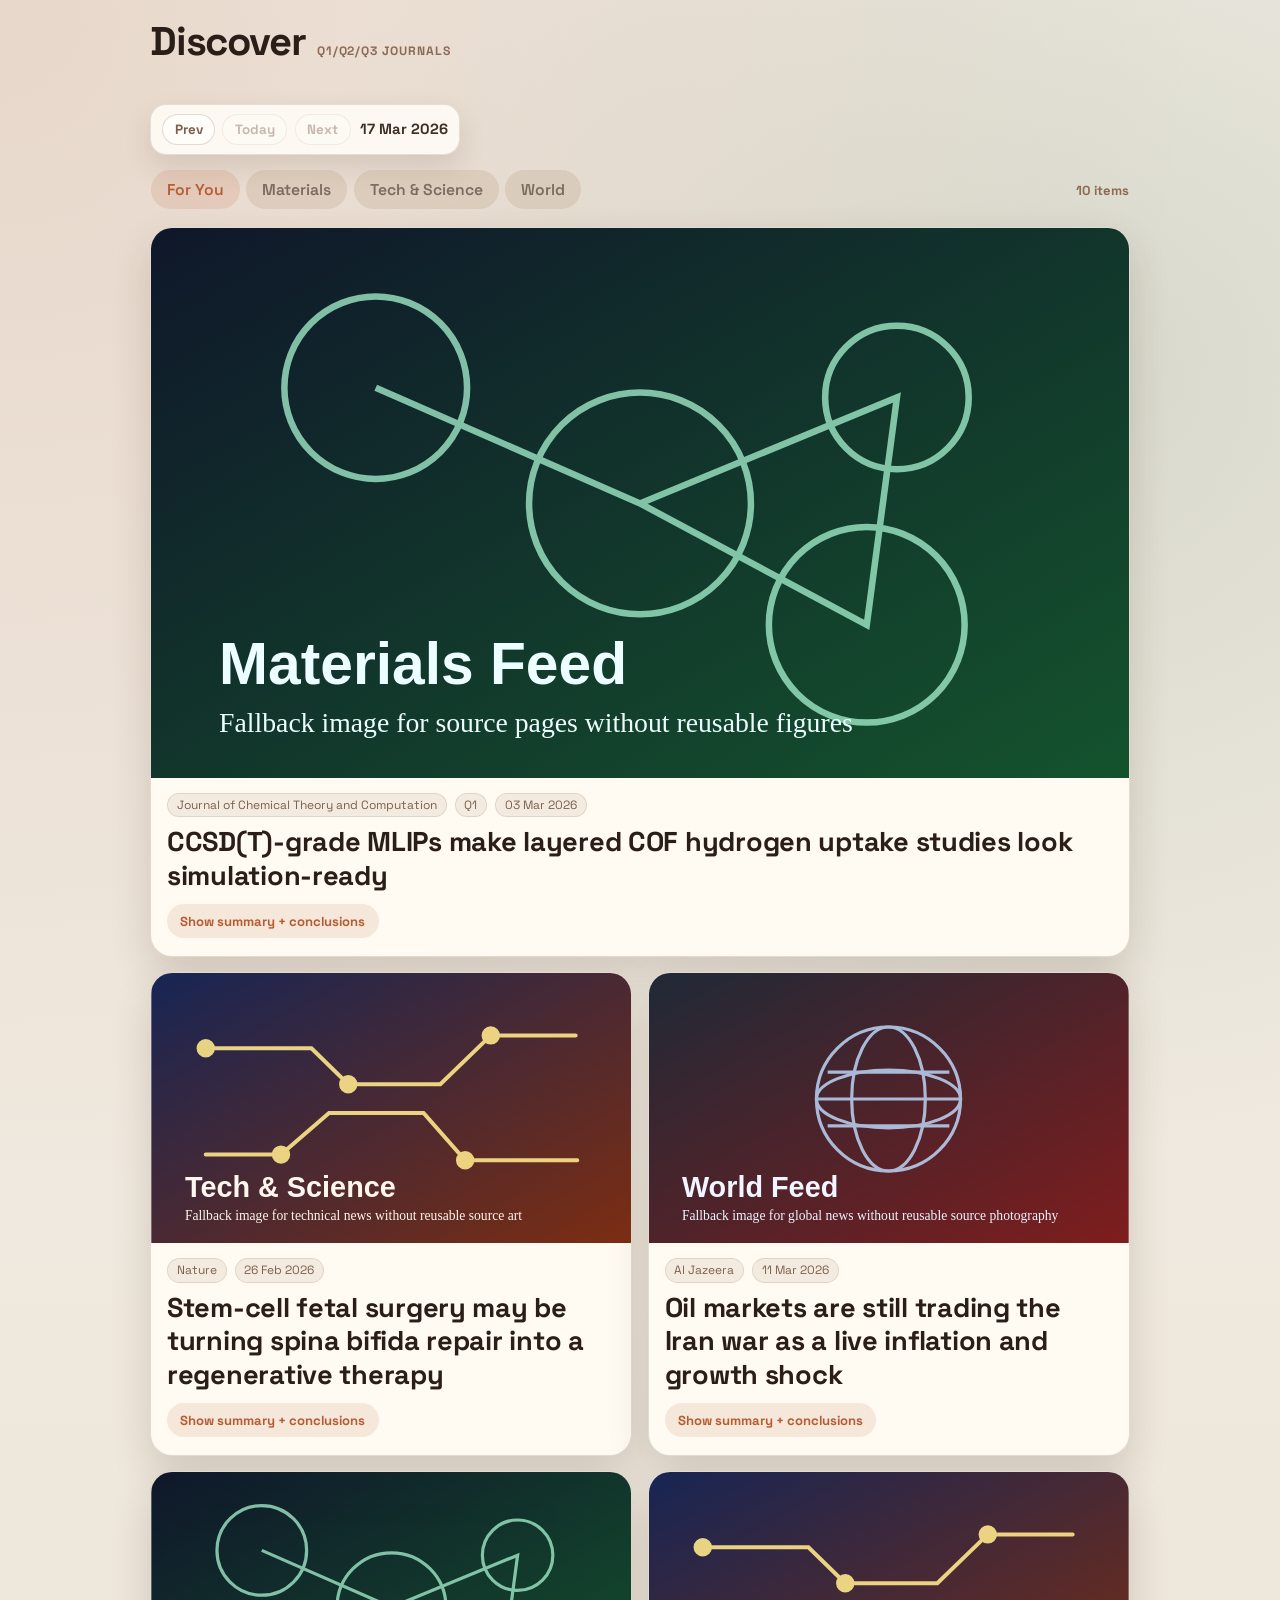
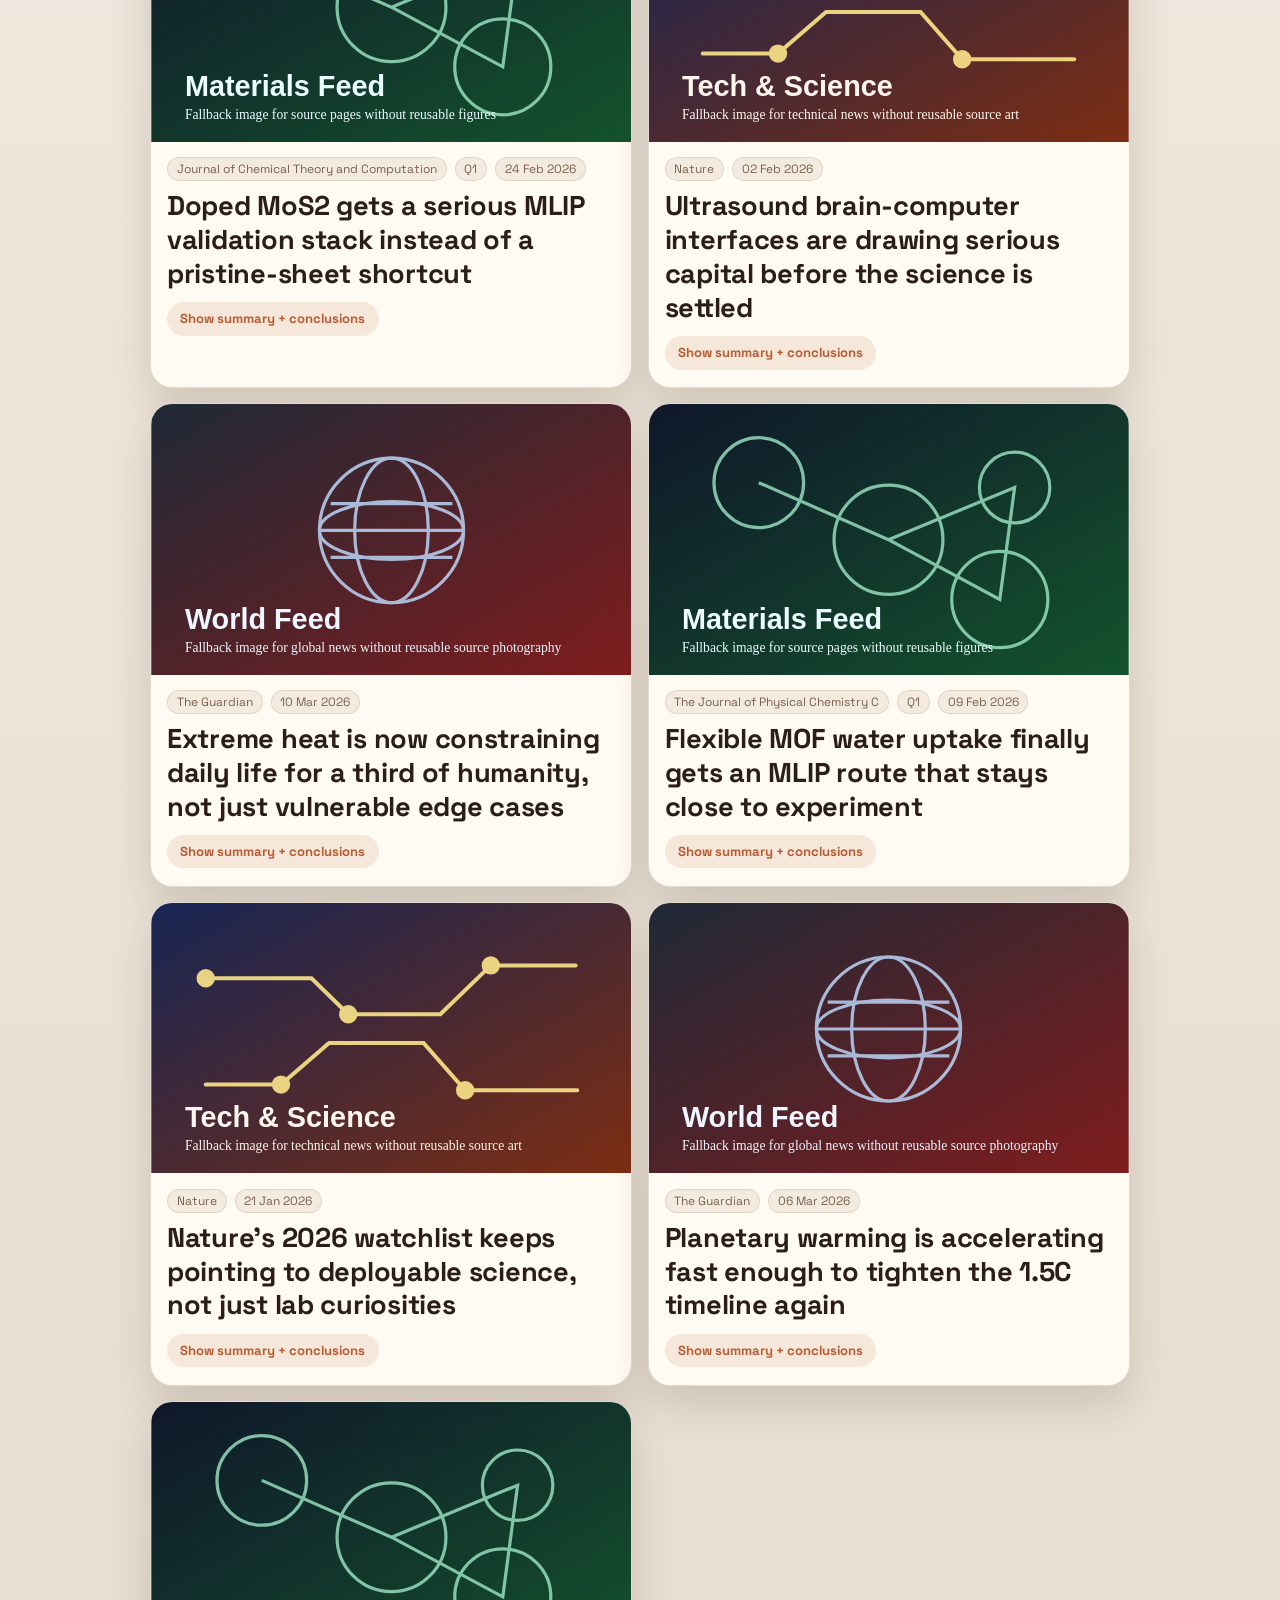
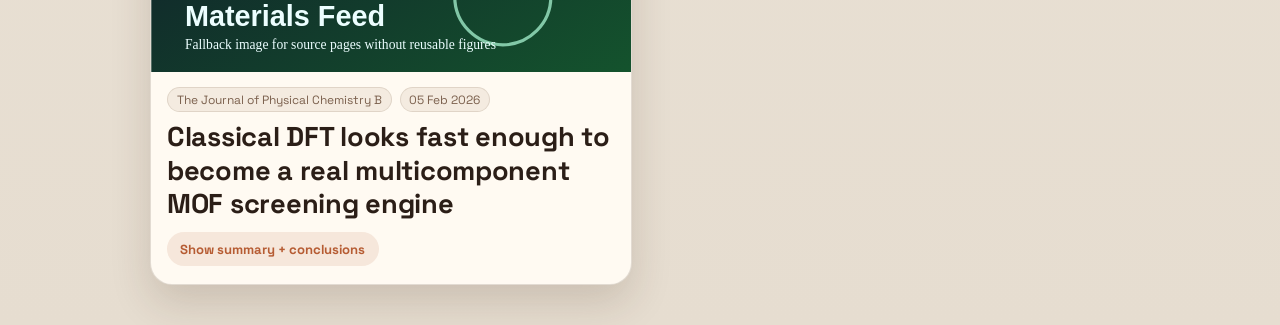
<file: index.html>
<!doctype html>
<html lang="en">
  <head>
    <meta charset="UTF-8" />
    <meta name="viewport" content="width=device-width, initial-scale=1.0" />
    <title>Discover · Research News</title>
    <meta
      name="description"
      content="Discover feed for materials research, tech and science, and world updates."
    />
    <link rel="preconnect" href="https://fonts.googleapis.com" />
    <link rel="preconnect" href="https://fonts.gstatic.com" crossorigin />
    <link
      href="https://fonts.googleapis.com/css2?family=Space+Grotesk:wght@400;500;700&family=Source+Serif+4:opsz,wght@8..60,400;600;700&display=swap"
      rel="stylesheet"
    />
    <link rel="stylesheet" href="assets/styles.css" />
  </head>
  <body data-view="home">
    <div class="discover-shell">
      <header class="discover-header">
        <div class="discover-title-wrap">
          <p class="discover-title">Discover</p>
          <p class="discover-inline-meta">Q1/Q2/Q3 journals</p>
        </div>
      </header>

      <main>
        <section class="quick-stats" id="quick-stats">
          <div class="stat-card stat-card-date">
            <div class="date-nav">
              <button class="date-nav-btn" id="date-prev" type="button">Prev</button>
              <button class="date-nav-btn" id="date-today" type="button">Today</button>
              <button class="date-nav-btn" id="date-next" type="button">Next</button>
              <span class="date-nav-label" id="date-nav-label">--</span>
            </div>
          </div>
        </section>

        <section class="feed-tabs" id="feed-tabs" aria-label="News categories">
          <div class="feed-tab-rail">
            <button class="feed-tab is-active" data-tab="for_you" type="button">For You</button>
            <button class="feed-tab" data-tab="materials" type="button">Materials</button>
            <button class="feed-tab" data-tab="tech_science" type="button">Tech &amp; Science</button>
            <button class="feed-tab" data-tab="world" type="button">World</button>
          </div>
          <p class="feed-count" id="feed-count">0 items</p>
        </section>

        <section class="cards-stream" id="cards-stream"></section>
      </main>
    </div>

    <script src="assets/app.js" defer></script>
  </body>
</html>
</file>
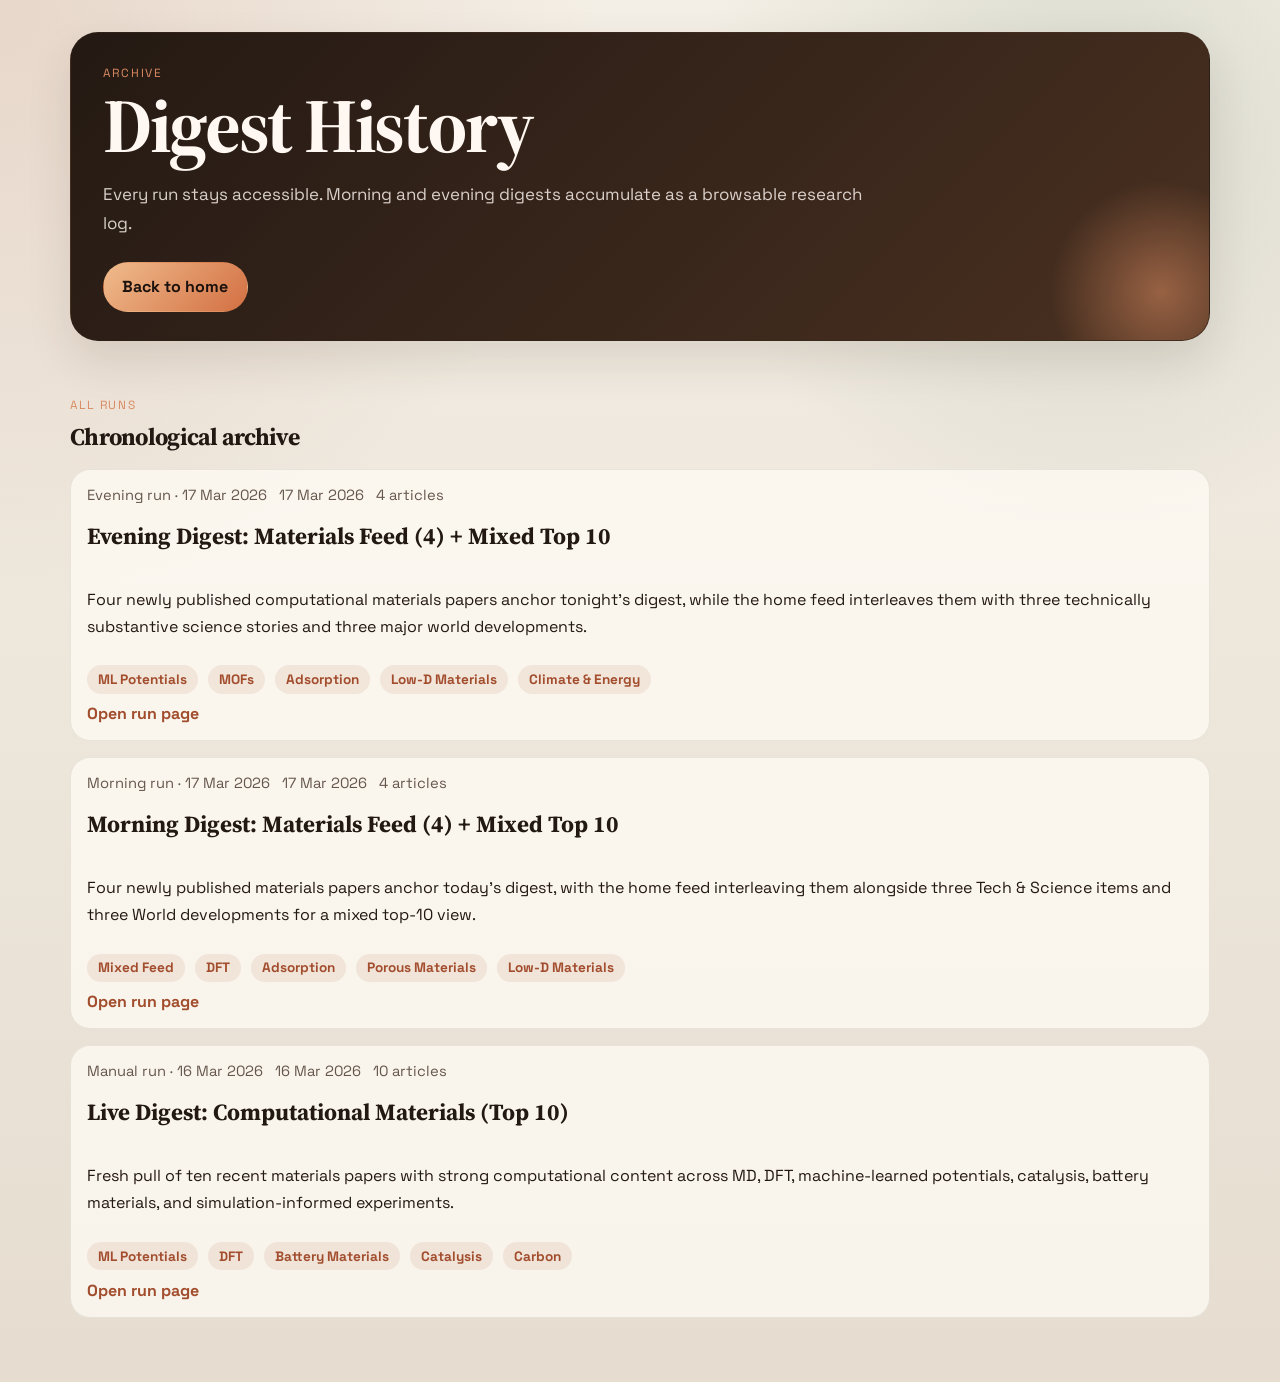
<file: archive/index.html>
<!doctype html>
<html lang="en">
  <head>
    <meta charset="UTF-8" />
    <meta name="viewport" content="width=device-width, initial-scale=1.0" />
    <title>Research News Archive</title>
    <meta
      name="description"
      content="Historical archive of computational materials science research digests."
    />
    <link rel="preconnect" href="https://fonts.googleapis.com" />
    <link rel="preconnect" href="https://fonts.gstatic.com" crossorigin />
    <link
      href="https://fonts.googleapis.com/css2?family=Space+Grotesk:wght@400;500;700&family=Source+Serif+4:opsz,wght@8..60,400;600;700&display=swap"
      rel="stylesheet"
    />
    <link rel="stylesheet" href="../assets/styles.css" />
  </head>
  <body data-view="archive">
    <div class="page-shell">
      <header class="hero hero-compact">
        <p class="eyebrow">Archive</p>
        <h1>Digest History</h1>
        <p class="hero-copy">
          Every run stays accessible. Morning and evening digests accumulate as
          a browsable research log.
        </p>
        <div class="hero-actions">
          <a class="button button-solid" href="../">Back to home</a>
        </div>
      </header>

      <main>
        <section class="section-heading">
          <div>
            <p class="eyebrow">All Runs</p>
            <h2>Chronological archive</h2>
          </div>
        </section>

        <section class="archive-list" id="archive-list"></section>
      </main>
    </div>

    <script src="../assets/app.js" defer></script>
  </body>
  </html>
</file>
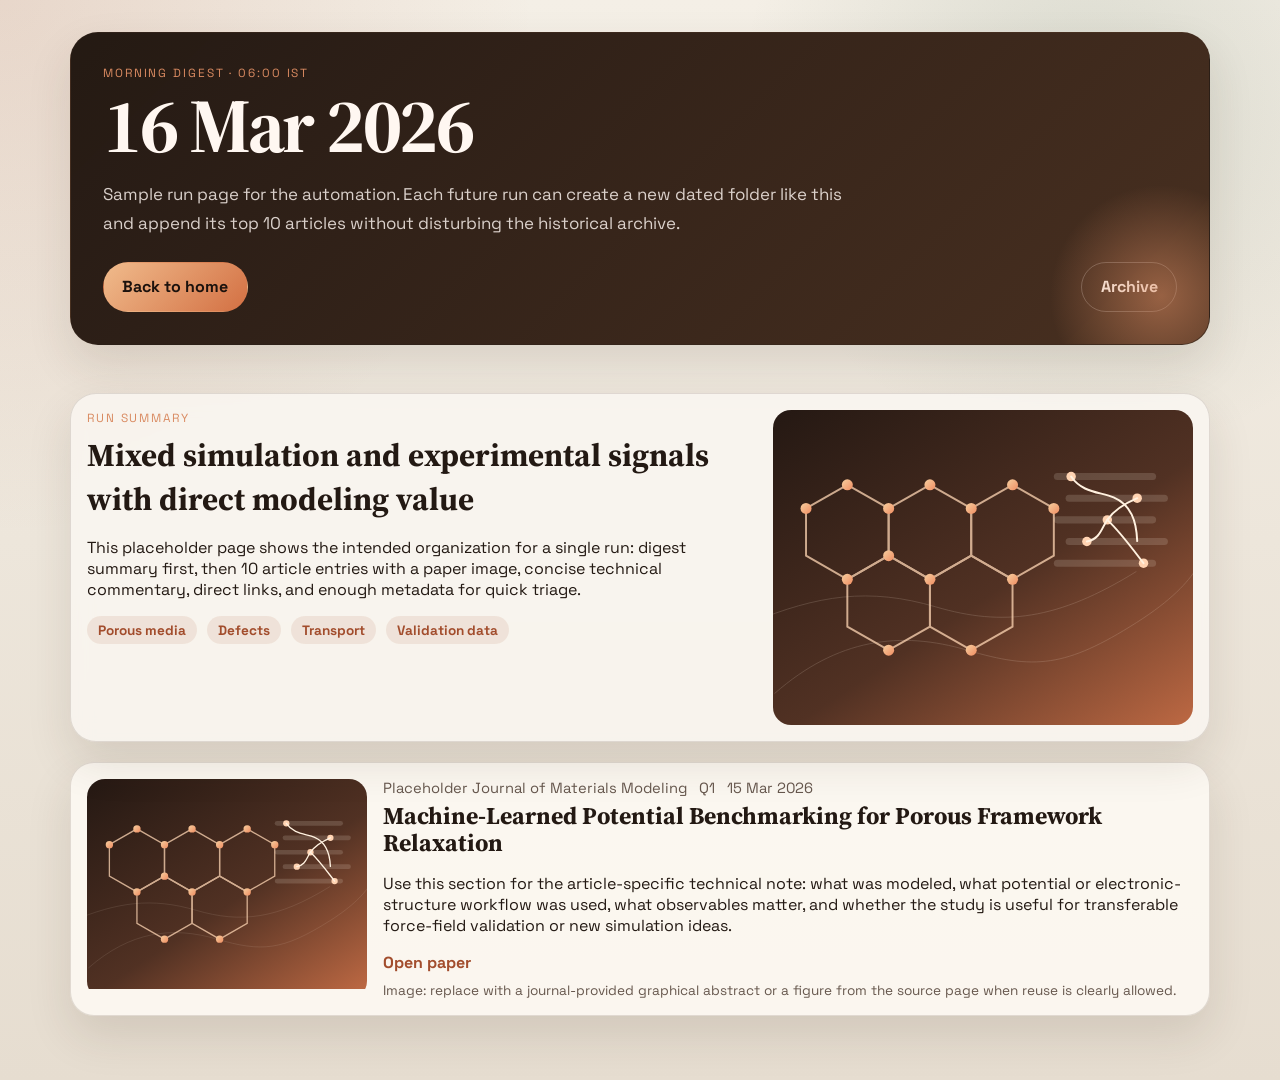
<file: runs/2026-03-16-am/index.html>
<!doctype html>
<html lang="en">
  <head>
    <meta charset="UTF-8" />
    <meta name="viewport" content="width=device-width, initial-scale=1.0" />
    <title>Morning Digest · 16 Mar 2026</title>
    <link rel="preconnect" href="https://fonts.googleapis.com" />
    <link rel="preconnect" href="https://fonts.gstatic.com" crossorigin />
    <link
      href="https://fonts.googleapis.com/css2?family=Space+Grotesk:wght@400;500;700&family=Source+Serif+4:opsz,wght@8..60,400;600;700&display=swap"
      rel="stylesheet"
    />
    <link rel="stylesheet" href="../../assets/styles.css" />
  </head>
  <body>
    <div class="run-page">
      <header class="hero">
        <p class="eyebrow">Morning Digest · 06:00 IST</p>
        <h1>16 Mar 2026</h1>
        <p class="hero-copy">
          Sample run page for the automation. Each future run can create a new
          dated folder like this and append its top 10 articles without
          disturbing the historical archive.
        </p>
        <div class="hero-actions">
          <a class="button button-solid" href="../../">Back to home</a>
          <a class="button button-ghost" href="../../archive/">Archive</a>
        </div>
      </header>

      <main>
        <section class="panel run-intro" style="padding: 1rem; margin-top: 1.5rem;">
          <div>
            <p class="panel-label">Run Summary</p>
            <h2 style="margin: 0; font-family: 'Source Serif 4', serif; font-size: 2rem;">
              Mixed simulation and experimental signals with direct modeling value
            </h2>
            <p>
              This placeholder page shows the intended organization for a single
              run: digest summary first, then 10 article entries with a paper
              image, concise technical commentary, direct links, and enough
              metadata for quick triage.
            </p>
            <div class="tag-row">
              <span class="tag">Porous media</span>
              <span class="tag">Defects</span>
              <span class="tag">Transport</span>
              <span class="tag">Validation data</span>
            </div>
          </div>
          <div class="run-article-image">
            <img
              src="../../assets/images/sample-framework.svg"
              alt="Abstract porous framework placeholder artwork"
            />
          </div>
        </section>

        <section class="run-article-list">
          <article class="run-article">
            <div class="run-article-image">
              <img
                src="../../assets/images/sample-framework.svg"
                alt="Placeholder graphic representing a paper image"
              />
            </div>
            <div>
              <div class="run-meta">
                <span>Placeholder Journal of Materials Modeling</span>
                <span>Q1</span>
                <span>15 Mar 2026</span>
              </div>
              <h2>Machine-Learned Potential Benchmarking for Porous Framework Relaxation</h2>
              <p>
                Use this section for the article-specific technical note: what
                was modeled, what potential or electronic-structure workflow was
                used, what observables matter, and whether the study is useful
                for transferable force-field validation or new simulation ideas.
              </p>
              <a class="citation-link" href="https://example.com/article-1" target="_blank" rel="noreferrer">
                Open paper
              </a>
              <p class="image-credit">
                Image: replace with a journal-provided graphical abstract or a
                figure from the source page when reuse is clearly allowed.
              </p>
            </div>
          </article>
        </section>
      </main>
    </div>
  </body>
  </html>
</file>
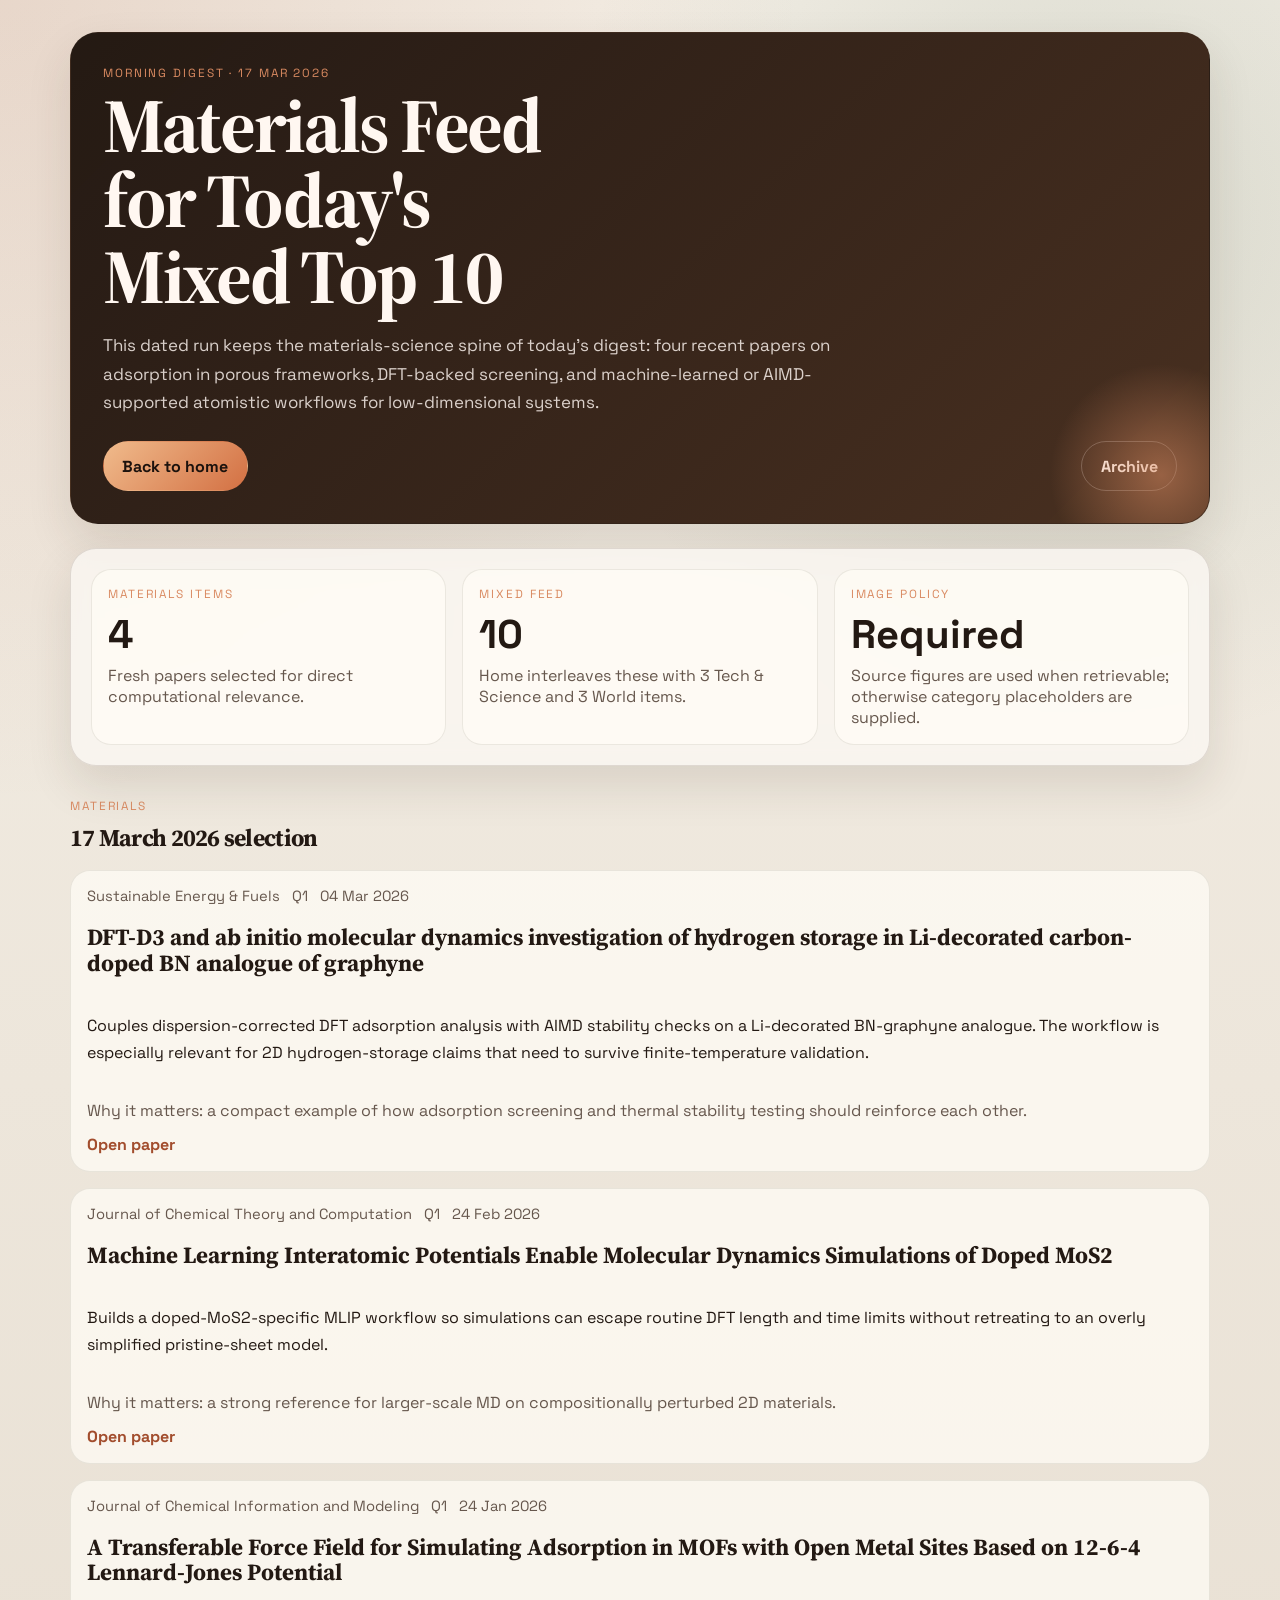
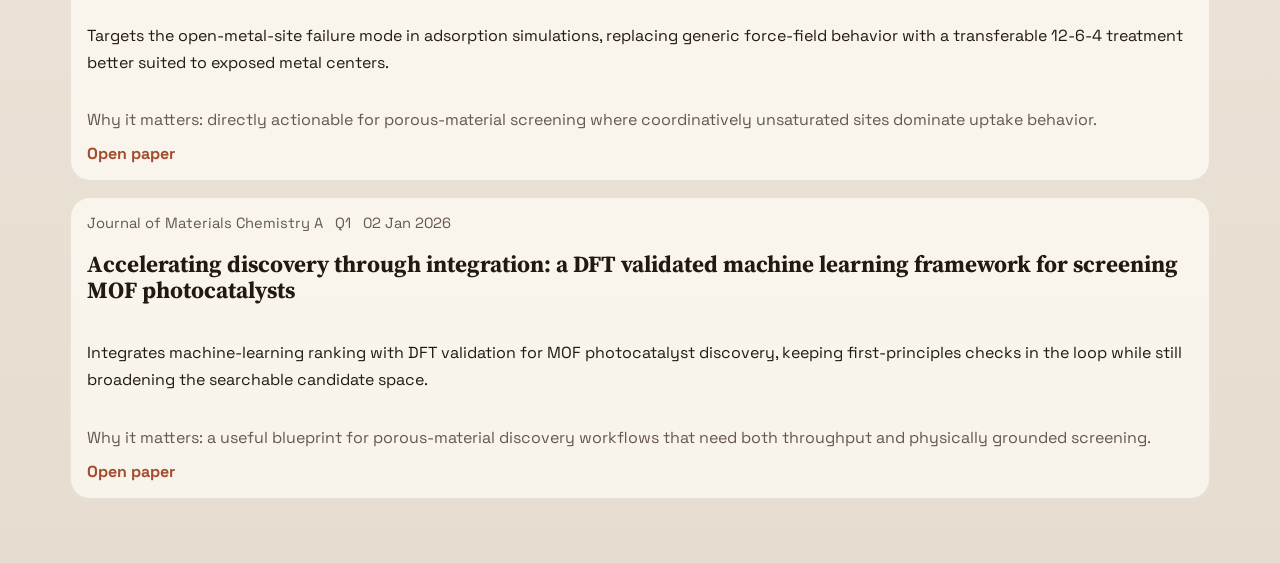
<file: runs/2026-03-17-am/index.html>
<!doctype html>
<html lang="en">
  <head>
    <meta charset="UTF-8" />
    <meta name="viewport" content="width=device-width, initial-scale=1.0" />
    <title>Morning Digest · 17 Mar 2026</title>
    <link rel="preconnect" href="https://fonts.googleapis.com" />
    <link rel="preconnect" href="https://fonts.gstatic.com" crossorigin />
    <link
      href="https://fonts.googleapis.com/css2?family=Space+Grotesk:wght@400;500;700&family=Source+Serif+4:opsz,wght@8..60,400;600;700&display=swap"
      rel="stylesheet"
    />
    <link rel="stylesheet" href="../../assets/styles.css" />
  </head>
  <body>
    <div class="page-shell">
      <header class="hero">
        <p class="eyebrow">Morning Digest · 17 Mar 2026</p>
        <h1>Materials Feed for Today's Mixed Top 10</h1>
        <p class="hero-copy">
          This dated run keeps the materials-science spine of today's digest:
          four recent papers on adsorption in porous frameworks, DFT-backed
          screening, and machine-learned or AIMD-supported atomistic workflows
          for low-dimensional systems.
        </p>
        <div class="hero-actions">
          <a class="button button-solid" href="../../">Back to home</a>
          <a class="button button-ghost" href="../../archive/">Archive</a>
        </div>
      </header>

      <main>
        <section class="panel summary-grid">
          <div>
            <p class="panel-label">Materials Items</p>
            <p class="metric">4</p>
            <p class="metric-copy">Fresh papers selected for direct computational relevance.</p>
          </div>
          <div>
            <p class="panel-label">Mixed Feed</p>
            <p class="metric">10</p>
            <p class="metric-copy">Home interleaves these with 3 Tech &amp; Science and 3 World items.</p>
          </div>
          <div>
            <p class="panel-label">Image Policy</p>
            <p class="metric">Required</p>
            <p class="metric-copy">Source figures are used when retrievable; otherwise category placeholders are supplied.</p>
          </div>
        </section>

        <section class="section-heading">
          <div>
            <p class="eyebrow">Materials</p>
            <h2>17 March 2026 selection</h2>
          </div>
        </section>

        <section class="archive-list">
          <article class="archive-item">
            <div class="archive-meta">
              <span>Sustainable Energy &amp; Fuels</span>
              <span>Q1</span>
              <span>04 Mar 2026</span>
            </div>
            <h3>DFT-D3 and ab initio molecular dynamics investigation of hydrogen storage in Li-decorated carbon-doped BN analogue of graphyne</h3>
            <p>
              Couples dispersion-corrected DFT adsorption analysis with AIMD
              stability checks on a Li-decorated BN-graphyne analogue. The
              workflow is especially relevant for 2D hydrogen-storage claims
              that need to survive finite-temperature validation.
            </p>
            <p class="metric-copy">
              Why it matters: a compact example of how adsorption screening and
              thermal stability testing should reinforce each other.
            </p>
            <a class="text-link" href="https://pubs.rsc.org/en/content/articlelanding/2026/se/d6se00026f" target="_blank" rel="noreferrer">Open paper</a>
          </article>

          <article class="archive-item">
            <div class="archive-meta">
              <span>Journal of Chemical Theory and Computation</span>
              <span>Q1</span>
              <span>24 Feb 2026</span>
            </div>
            <h3>Machine Learning Interatomic Potentials Enable Molecular Dynamics Simulations of Doped MoS2</h3>
            <p>
              Builds a doped-MoS2-specific MLIP workflow so simulations can
              escape routine DFT length and time limits without retreating to an
              overly simplified pristine-sheet model.
            </p>
            <p class="metric-copy">
              Why it matters: a strong reference for larger-scale MD on
              compositionally perturbed 2D materials.
            </p>
            <a class="text-link" href="https://pubs.acs.org/doi/10.1021/acs.jctc.5c02004" target="_blank" rel="noreferrer">Open paper</a>
          </article>

          <article class="archive-item">
            <div class="archive-meta">
              <span>Journal of Chemical Information and Modeling</span>
              <span>Q1</span>
              <span>24 Jan 2026</span>
            </div>
            <h3>A Transferable Force Field for Simulating Adsorption in MOFs with Open Metal Sites Based on 12-6-4 Lennard-Jones Potential</h3>
            <p>
              Targets the open-metal-site failure mode in adsorption
              simulations, replacing generic force-field behavior with a
              transferable 12-6-4 treatment better suited to exposed metal
              centers.
            </p>
            <p class="metric-copy">
              Why it matters: directly actionable for porous-material screening
              where coordinatively unsaturated sites dominate uptake behavior.
            </p>
            <a class="text-link" href="https://pubs.acs.org/doi/10.1021/acs.jcim.5c02893" target="_blank" rel="noreferrer">Open paper</a>
          </article>

          <article class="archive-item">
            <div class="archive-meta">
              <span>Journal of Materials Chemistry A</span>
              <span>Q1</span>
              <span>02 Jan 2026</span>
            </div>
            <h3>Accelerating discovery through integration: a DFT validated machine learning framework for screening MOF photocatalysts</h3>
            <p>
              Integrates machine-learning ranking with DFT validation for MOF
              photocatalyst discovery, keeping first-principles checks in the
              loop while still broadening the searchable candidate space.
            </p>
            <p class="metric-copy">
              Why it matters: a useful blueprint for porous-material discovery
              workflows that need both throughput and physically grounded
              screening.
            </p>
            <a class="text-link" href="https://pubs.rsc.org/en/content/articlelanding/2026/ta/d5ta08107f" target="_blank" rel="noreferrer">Open paper</a>
          </article>
        </section>
      </main>
    </div>
  </body>
</html>
</file>
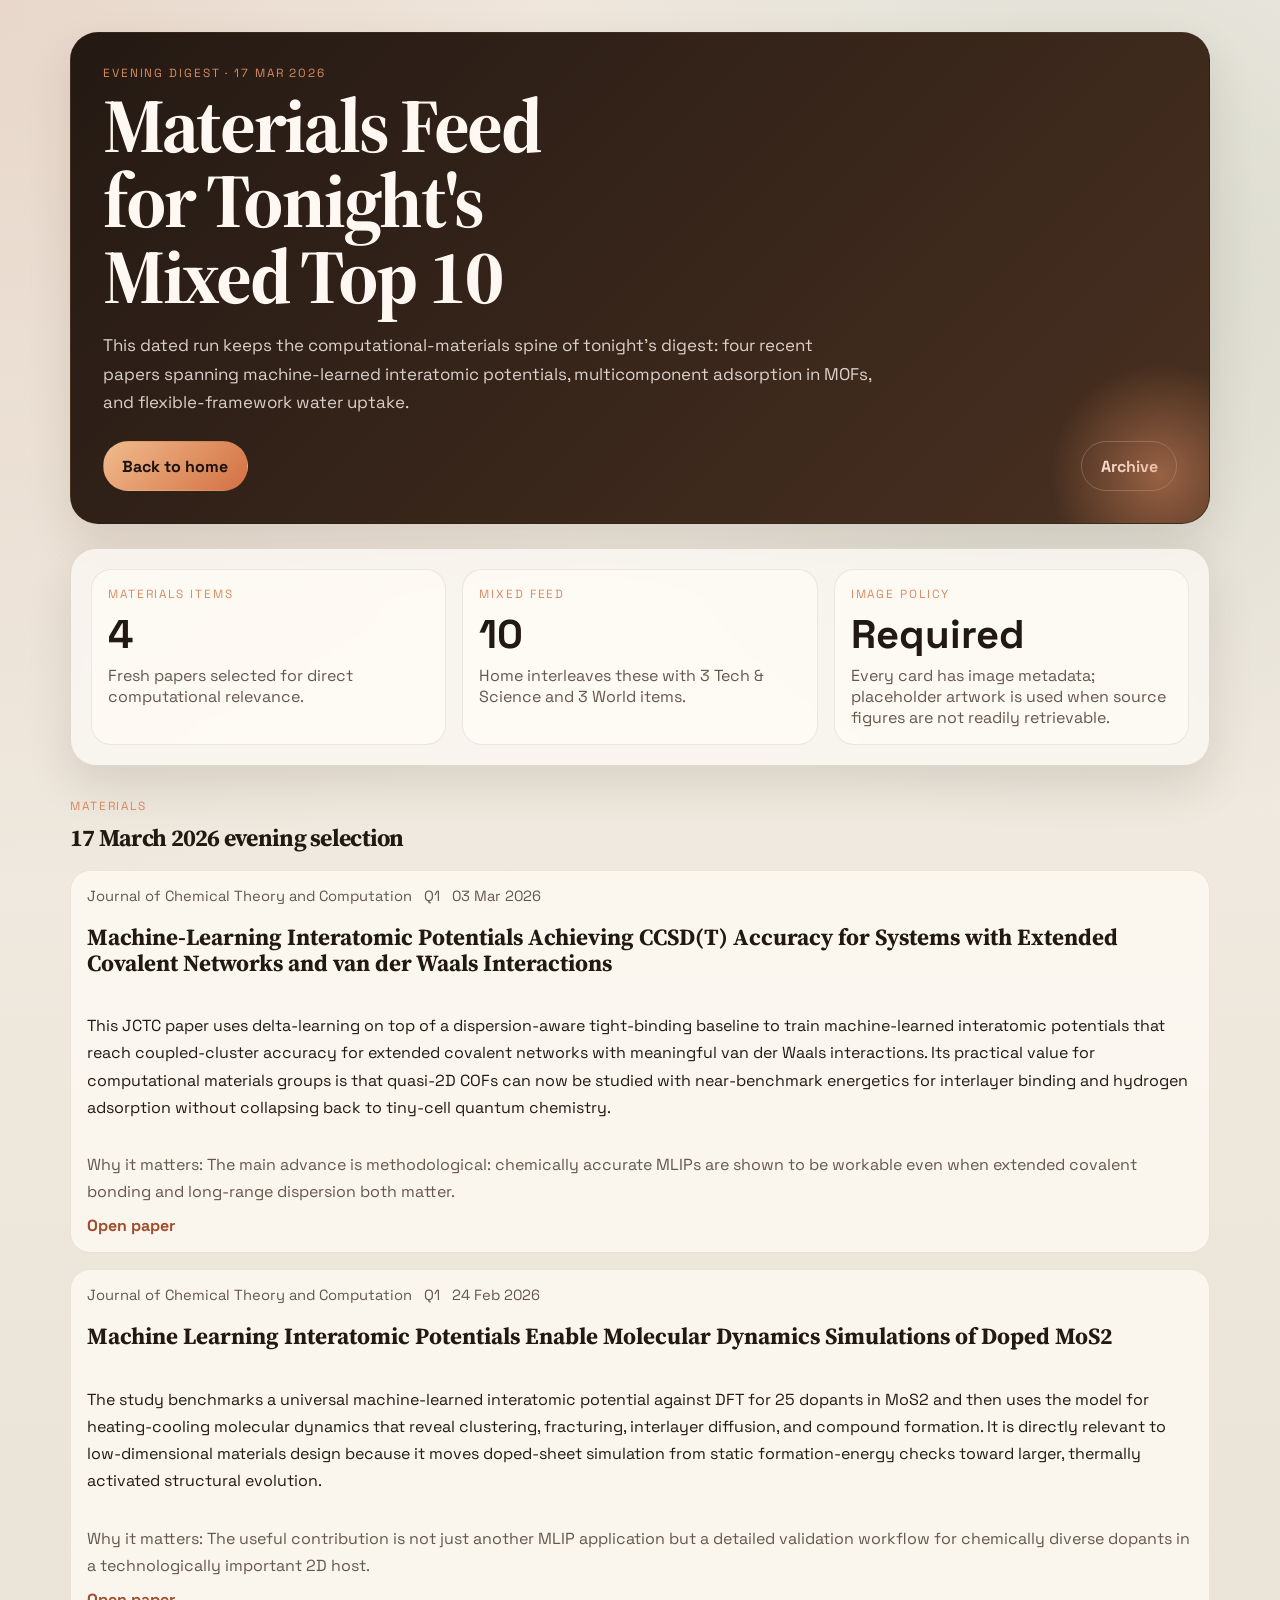
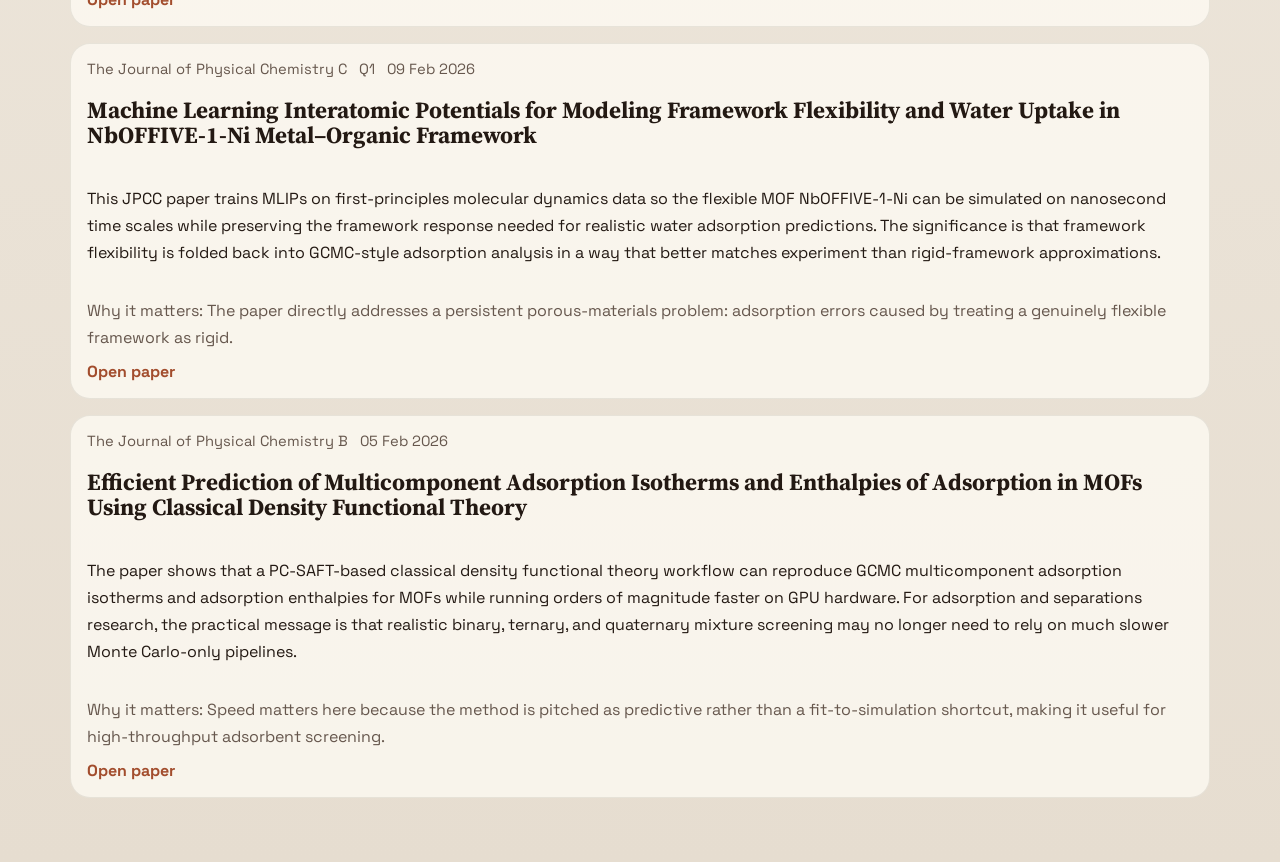
<file: runs/2026-03-17-pm/index.html>
<!doctype html>
<html lang="en">
  <head>
    <meta charset="UTF-8" />
    <meta name="viewport" content="width=device-width, initial-scale=1.0" />
    <title>Evening Digest · 17 Mar 2026</title>
    <link rel="preconnect" href="https://fonts.googleapis.com" />
    <link rel="preconnect" href="https://fonts.gstatic.com" crossorigin />
    <link
      href="https://fonts.googleapis.com/css2?family=Space+Grotesk:wght@400;500;700&family=Source+Serif+4:opsz,wght@8..60,400;600;700&display=swap"
      rel="stylesheet"
    />
    <link rel="stylesheet" href="../../assets/styles.css" />
  </head>
  <body>
    <div class="page-shell">
      <header class="hero">
        <p class="eyebrow">Evening Digest · 17 Mar 2026</p>
        <h1>Materials Feed for Tonight's Mixed Top 10</h1>
        <p class="hero-copy">
          This dated run keeps the computational-materials spine of tonight's digest:
          four recent papers spanning machine-learned interatomic potentials,
          multicomponent adsorption in MOFs, and flexible-framework water uptake.
        </p>
        <div class="hero-actions">
          <a class="button button-solid" href="../../">Back to home</a>
          <a class="button button-ghost" href="../../archive/">Archive</a>
        </div>
      </header>

      <main>
        <section class="panel summary-grid">
          <div>
            <p class="panel-label">Materials Items</p>
            <p class="metric">4</p>
            <p class="metric-copy">Fresh papers selected for direct computational relevance.</p>
          </div>
          <div>
            <p class="panel-label">Mixed Feed</p>
            <p class="metric">10</p>
            <p class="metric-copy">Home interleaves these with 3 Tech &amp; Science and 3 World items.</p>
          </div>
          <div>
            <p class="panel-label">Image Policy</p>
            <p class="metric">Required</p>
            <p class="metric-copy">Every card has image metadata; placeholder artwork is used when source figures are not readily retrievable.</p>
          </div>
        </section>

        <section class="section-heading">
          <div>
            <p class="eyebrow">Materials</p>
            <h2>17 March 2026 evening selection</h2>
          </div>
        </section>

        <section class="archive-list">
          <article class="archive-item">
            <div class="archive-meta">
              <span>Journal of Chemical Theory and Computation</span>
              <span>Q1</span>
              <span>03 Mar 2026</span>
            </div>
            <h3>Machine-Learning Interatomic Potentials Achieving CCSD(T) Accuracy for Systems with Extended Covalent Networks and van der Waals Interactions</h3>
            <p>
              This JCTC paper uses delta-learning on top of a dispersion-aware tight-binding baseline to train machine-learned interatomic potentials that reach coupled-cluster accuracy for extended covalent networks with meaningful van der Waals interactions. Its practical value for computational materials groups is that quasi-2D COFs can now be studied with near-benchmark energetics for interlayer binding and hydrogen adsorption without collapsing back to tiny-cell quantum chemistry.
            </p>
            <p class="metric-copy">
              Why it matters: The main advance is methodological: chemically accurate MLIPs are shown to be workable even when extended covalent bonding and long-range dispersion both matter.
            </p>
            <a class="text-link" href="https://pubs.acs.org/doi/full/10.1021/acs.jctc.5c02045" target="_blank" rel="noreferrer">Open paper</a>
          </article>

          <article class="archive-item">
            <div class="archive-meta">
              <span>Journal of Chemical Theory and Computation</span>
              <span>Q1</span>
              <span>24 Feb 2026</span>
            </div>
            <h3>Machine Learning Interatomic Potentials Enable Molecular Dynamics Simulations of Doped MoS2</h3>
            <p>
              The study benchmarks a universal machine-learned interatomic potential against DFT for 25 dopants in MoS2 and then uses the model for heating-cooling molecular dynamics that reveal clustering, fracturing, interlayer diffusion, and compound formation. It is directly relevant to low-dimensional materials design because it moves doped-sheet simulation from static formation-energy checks toward larger, thermally activated structural evolution.
            </p>
            <p class="metric-copy">
              Why it matters: The useful contribution is not just another MLIP application but a detailed validation workflow for chemically diverse dopants in a technologically important 2D host.
            </p>
            <a class="text-link" href="https://pubs.acs.org/doi/full/10.1021/acs.jctc.5c02004" target="_blank" rel="noreferrer">Open paper</a>
          </article>

          <article class="archive-item">
            <div class="archive-meta">
              <span>The Journal of Physical Chemistry C</span>
              <span>Q1</span>
              <span>09 Feb 2026</span>
            </div>
            <h3>Machine Learning Interatomic Potentials for Modeling Framework Flexibility and Water Uptake in NbOFFIVE-1-Ni Metal–Organic Framework</h3>
            <p>
              This JPCC paper trains MLIPs on first-principles molecular dynamics data so the flexible MOF NbOFFIVE-1-Ni can be simulated on nanosecond time scales while preserving the framework response needed for realistic water adsorption predictions. The significance is that framework flexibility is folded back into GCMC-style adsorption analysis in a way that better matches experiment than rigid-framework approximations.
            </p>
            <p class="metric-copy">
              Why it matters: The paper directly addresses a persistent porous-materials problem: adsorption errors caused by treating a genuinely flexible framework as rigid.
            </p>
            <a class="text-link" href="https://pubs.acs.org/doi/10.1021/acs.jpcc.6c00023" target="_blank" rel="noreferrer">Open paper</a>
          </article>

          <article class="archive-item">
            <div class="archive-meta">
              <span>The Journal of Physical Chemistry B</span>
              
              <span>05 Feb 2026</span>
            </div>
            <h3>Efficient Prediction of Multicomponent Adsorption Isotherms and Enthalpies of Adsorption in MOFs Using Classical Density Functional Theory</h3>
            <p>
              The paper shows that a PC-SAFT-based classical density functional theory workflow can reproduce GCMC multicomponent adsorption isotherms and adsorption enthalpies for MOFs while running orders of magnitude faster on GPU hardware. For adsorption and separations research, the practical message is that realistic binary, ternary, and quaternary mixture screening may no longer need to rely on much slower Monte Carlo-only pipelines.
            </p>
            <p class="metric-copy">
              Why it matters: Speed matters here because the method is pitched as predictive rather than a fit-to-simulation shortcut, making it useful for high-throughput adsorbent screening.
            </p>
            <a class="text-link" href="https://pubs.acs.org/doi/10.1021/acs.jpcb.5c08035" target="_blank" rel="noreferrer">Open paper</a>
          </article>
        </section>
      </main>
    </div>
  </body>
</html>
</file>
<file: assets/styles.css>
:root {
  --bg: #f4efe6;
  --bg-alt: #e6ddd0;
  --panel: rgba(250, 247, 242, 0.82);
  --panel-strong: #f8f3ec;
  --line: rgba(74, 58, 45, 0.15);
  --text: #231913;
  --muted: #66574d;
  --accent: #a24d2d;
  --accent-soft: #d98a61;
  --shadow: 0 20px 45px rgba(60, 38, 21, 0.12);
}

* {
  box-sizing: border-box;
}

html {
  scroll-behavior: smooth;
}

body {
  margin: 0;
  min-height: 100vh;
  color: var(--text);
  background:
    radial-gradient(circle at top left, rgba(162, 77, 45, 0.15), transparent 32%),
    radial-gradient(circle at 85% 10%, rgba(94, 122, 98, 0.18), transparent 24%),
    linear-gradient(180deg, var(--bg), var(--bg-alt));
  font-family: "Space Grotesk", sans-serif;
}

a {
  color: inherit;
}

.page-shell {
  width: min(1140px, calc(100% - 2rem));
  margin: 0 auto;
  padding: 2rem 0 4rem;
}

.hero {
  position: relative;
  overflow: hidden;
  padding: 2rem;
  border: 1px solid var(--line);
  border-radius: 28px;
  background:
    linear-gradient(135deg, rgba(35, 25, 19, 0.94), rgba(76, 50, 33, 0.92)),
    #2d2119;
  color: #fff7f1;
  box-shadow: var(--shadow);
}

.hero::after {
  content: "";
  position: absolute;
  inset: auto -4rem -4rem auto;
  width: 14rem;
  aspect-ratio: 1;
  border-radius: 50%;
  background: radial-gradient(circle, rgba(217, 138, 97, 0.55), transparent 70%);
}

.hero-compact {
  padding-bottom: 1.75rem;
}

.eyebrow,
.panel-label {
  margin: 0 0 0.5rem;
  text-transform: uppercase;
  letter-spacing: 0.16em;
  font-size: 0.74rem;
  color: var(--accent-soft);
}

.hero h1,
.section-heading h2 {
  margin: 0;
  font-family: "Source Serif 4", serif;
  letter-spacing: -0.03em;
}

.hero h1 {
  font-size: clamp(2.5rem, 7vw, 4.8rem);
  max-width: 12ch;
  line-height: 0.98;
}

.hero-copy {
  max-width: 48rem;
  font-size: 1.06rem;
  line-height: 1.7;
  color: rgba(255, 247, 241, 0.82);
}

.hero-actions,
.section-heading {
  display: flex;
  gap: 1rem;
  align-items: end;
  justify-content: space-between;
  flex-wrap: wrap;
}

.hero-actions {
  margin-top: 1.5rem;
}

.button,
.text-link {
  display: inline-flex;
  align-items: center;
  gap: 0.5rem;
  text-decoration: none;
}

.button {
  padding: 0.85rem 1.15rem;
  border-radius: 999px;
  border: 1px solid transparent;
  font-weight: 700;
}

.button-solid {
  background: linear-gradient(135deg, #f0bb8c, #d37043);
  color: #1c120d;
}

.button-ghost {
  border-color: rgba(255, 247, 241, 0.24);
  color: #fff7f1;
}

.text-link {
  color: var(--accent);
  font-weight: 700;
}

main {
  padding-top: 1.5rem;
}

.panel {
  border: 1px solid var(--line);
  border-radius: 26px;
  background: var(--panel);
  box-shadow: var(--shadow);
  backdrop-filter: blur(10px);
}

.summary-grid {
  display: grid;
  grid-template-columns: repeat(3, minmax(0, 1fr));
  gap: 1rem;
  padding: 1.25rem;
}

.summary-grid > div,
.run-highlight,
.archive-item {
  padding: 1rem;
  border-radius: 20px;
  background: rgba(255, 252, 246, 0.72);
  border: 1px solid rgba(74, 58, 45, 0.1);
}

.metric {
  margin: 0;
  font-size: clamp(1.4rem, 4vw, 2.5rem);
  font-weight: 700;
}

.metric-copy {
  margin: 0.3rem 0 0;
  color: var(--muted);
}

.section-heading {
  margin: 2rem 0 1rem;
}

.cards-grid {
  display: grid;
  grid-template-columns: repeat(2, minmax(0, 1fr));
  gap: 1rem;
}

.article-card {
  overflow: hidden;
  border: 1px solid var(--line);
  border-radius: 24px;
  background: var(--panel-strong);
  box-shadow: var(--shadow);
}

.article-card img,
.run-hero-image {
  width: 100%;
  display: block;
  object-fit: cover;
}

.article-card img {
  aspect-ratio: 16 / 9;
}

.article-copy {
  padding: 1rem 1rem 1.25rem;
}

.article-meta,
.run-meta,
.archive-meta {
  display: flex;
  gap: 0.75rem;
  flex-wrap: wrap;
  color: var(--muted);
  font-size: 0.92rem;
}

.article-card h3,
.run-highlight h3,
.archive-item h3 {
  margin: 0.65rem 0;
  font-family: "Source Serif 4", serif;
  font-size: 1.45rem;
  line-height: 1.1;
}

.article-card p,
.run-highlight p,
.archive-item p {
  line-height: 1.7;
}

.archive-list {
  display: grid;
  gap: 1rem;
}

.archive-item {
  display: grid;
  gap: 0.6rem;
}

.run-highlight {
  display: grid;
  grid-template-columns: minmax(0, 1.15fr) minmax(0, 0.85fr);
  gap: 1rem;
}

.run-highlight-copy {
  display: flex;
  flex-direction: column;
  gap: 0.9rem;
}

.tag-row {
  display: flex;
  flex-wrap: wrap;
  gap: 0.6rem;
}

.tag {
  padding: 0.35rem 0.7rem;
  border-radius: 999px;
  background: rgba(162, 77, 45, 0.1);
  color: var(--accent);
  font-size: 0.85rem;
  font-weight: 700;
}

.run-page {
  width: min(1140px, calc(100% - 2rem));
  margin: 0 auto;
  padding: 2rem 0 4rem;
}

.run-intro {
  display: grid;
  grid-template-columns: minmax(0, 1fr) minmax(280px, 420px);
  gap: 1.25rem;
  align-items: start;
}

.run-article-list {
  display: grid;
  gap: 1rem;
  margin-top: 1.25rem;
}

.run-article {
  display: grid;
  grid-template-columns: 280px minmax(0, 1fr);
  gap: 1rem;
  padding: 1rem;
  border-radius: 24px;
  border: 1px solid var(--line);
  background: rgba(255, 252, 246, 0.82);
  box-shadow: var(--shadow);
}

.run-article-image {
  border-radius: 18px;
  overflow: hidden;
}

.run-article-image img {
  width: 100%;
  aspect-ratio: 4 / 3;
  object-fit: cover;
  display: block;
}

.run-article h2 {
  margin: 0.4rem 0 0.7rem;
  font-family: "Source Serif 4", serif;
  line-height: 1.12;
}

.citation-link {
  font-weight: 700;
  color: var(--accent);
  text-decoration: none;
}

.image-credit {
  margin: 0.55rem 0 0;
  font-size: 0.85rem;
  color: var(--muted);
}

@media (max-width: 900px) {
  .summary-grid,
  .cards-grid,
  .run-highlight,
  .run-intro,
  .run-article {
    grid-template-columns: 1fr;
  }

  .page-shell,
  .run-page {
    width: min(100% - 1rem, 1140px);
  }
}

/* Discover app view */
.discover-shell {
  width: min(980px, calc(100% - 1rem));
  margin: 0 auto;
  padding: 1rem 0 2.5rem;
}

.discover-header {
  display: flex;
  align-items: center;
  justify-content: flex-start;
  gap: 0.75rem;
  margin-bottom: 0.8rem;
}

.discover-title-wrap {
  display: flex;
  align-items: baseline;
  gap: 0.7rem;
  flex-wrap: wrap;
}

.discover-title {
  margin: 0;
  color: #2a1f18;
  font-size: clamp(1.5rem, 6vw, 2.5rem);
  font-weight: 700;
  letter-spacing: -0.03em;
}

.discover-inline-meta {
  margin: 0;
  color: #8c6a54;
  font-weight: 700;
  letter-spacing: 0.08em;
  text-transform: uppercase;
  font-size: 0.76rem;
}

.discover-actions {
  display: flex;
  gap: 0.6rem;
}

.icon-btn {
  display: inline-flex;
  align-items: center;
  justify-content: center;
  min-height: 2.2rem;
  padding: 0 0.9rem;
  border-radius: 999px;
  border: 1px solid rgba(74, 58, 45, 0.15);
  background: rgba(255, 251, 244, 0.9);
  color: #6a4f3d;
  text-decoration: none;
  font-weight: 700;
  font-size: 0.82rem;
}

.quick-stats {
  display: block;
  gap: 0.45rem;
  margin-bottom: 0.85rem;
}

.stat-card {
  border-radius: 16px;
  border: 1px solid rgba(74, 58, 45, 0.14);
  padding: 0.7rem 0.8rem;
  background: rgba(255, 252, 246, 0.9);
  box-shadow: 0 12px 28px rgba(60, 38, 21, 0.12);
}

.stat-card-date {
  display: inline-flex;
  align-items: center;
  width: auto;
  padding: 0.55rem 0.7rem;
}

.stat-label {
  margin: 0;
  color: #9d6e53;
  font-size: 0.72rem;
  text-transform: uppercase;
  letter-spacing: 0.12em;
}

.stat-value {
  margin: 0.28rem 0 0;
  color: #2f231c;
  font-size: 0.92rem;
  font-weight: 600;
}

.date-nav {
  display: inline-flex;
  align-items: center;
  gap: 0.45rem;
  flex-wrap: wrap;
}

.date-nav-btn {
  border: 1px solid rgba(120, 92, 69, 0.22);
  border-radius: 999px;
  background: #fffdf9;
  color: #7b604d;
  font: inherit;
  font-size: 0.84rem;
  font-weight: 700;
  padding: 0.38rem 0.72rem;
  cursor: pointer;
}

.date-nav-btn:disabled {
  opacity: 0.42;
  cursor: not-allowed;
}

.date-nav-label {
  color: #3d2f25;
  font-weight: 700;
  font-size: 0.92rem;
  margin-left: 0.15rem;
}

.feed-tabs {
  display: flex;
  align-items: center;
  justify-content: space-between;
  gap: 0.65rem;
  padding: 0.12rem 0.06rem;
  margin-bottom: 0.9rem;
}

.feed-tab-rail {
  display: flex;
  gap: 0.4rem;
  overflow-x: auto;
  padding-bottom: 0.08rem;
  scrollbar-width: none;
  flex: 1;
}

.feed-tab-rail::-webkit-scrollbar {
  display: none;
}

.feed-tab {
  border: 0;
  border-radius: 999px;
  padding: 0.6rem 1rem;
  font-family: inherit;
  font-size: 0.98rem;
  font-weight: 600;
  color: #7a6a5f;
  background: rgba(170, 138, 108, 0.2);
  cursor: pointer;
  white-space: nowrap;
}

.feed-tab.is-active {
  color: #b65c33;
  background: rgba(182, 92, 51, 0.14);
}

.feed-tab.is-disabled {
  opacity: 0.45;
  cursor: not-allowed;
}

.feed-count {
  margin: 0;
  white-space: nowrap;
  color: #8c6a54;
  font-size: 0.82rem;
  font-weight: 700;
}

.cards-stream {
  display: grid;
  gap: 0.95rem;
}

.news-card,
.empty-card {
  overflow: hidden;
  border-radius: 22px;
  border: 1px solid rgba(74, 58, 45, 0.16);
  background: #fffaf2;
  box-shadow: 0 18px 40px rgba(60, 38, 21, 0.16);
}

.news-image-wrap {
  position: relative;
}

.news-image {
  width: 100%;
  aspect-ratio: 16 / 9;
  object-fit: cover;
  display: block;
}

.news-main {
  padding: 0.95rem 1rem 1.1rem;
}

.news-meta {
  display: flex;
  flex-wrap: wrap;
  gap: 0.5rem;
  margin-bottom: 0.5rem;
}

.news-meta span {
  color: #7b604d;
  background: rgba(166, 130, 98, 0.12);
  border: 1px solid rgba(120, 92, 69, 0.16);
  border-radius: 999px;
  padding: 0.2rem 0.55rem;
  font-size: 0.75rem;
}

.news-main h2 {
  margin: 0;
  color: #2b1e17;
  font-size: clamp(1.15rem, 3.8vw, 1.7rem);
  line-height: 1.24;
  letter-spacing: -0.01em;
}

.expand-btn {
  margin-top: 0.72rem;
  border: 0;
  border-radius: 999px;
  padding: 0.52rem 0.84rem;
  background: rgba(182, 92, 51, 0.12);
  color: #b65c33;
  font-family: inherit;
  font-size: 0.82rem;
  font-weight: 700;
  cursor: pointer;
}

.news-details {
  margin-top: 0.9rem;
  border-top: 1px solid rgba(74, 58, 45, 0.16);
  padding-top: 0.85rem;
}

.news-details h3 {
  margin: 0 0 0.35rem;
  font-size: 0.86rem;
  text-transform: uppercase;
  letter-spacing: 0.12em;
  color: #8d6045;
}

.news-details p {
  margin: 0 0 0.75rem;
  color: #4d3d31;
  line-height: 1.6;
  font-size: 0.96rem;
}

.card-conclusions {
  margin: 0.1rem 0 0.85rem 1rem;
  padding: 0;
  color: #4d3d31;
  line-height: 1.56;
}

.card-conclusions li + li {
  margin-top: 0.5rem;
}

.card-empty {
  color: #7d6a5b;
}

.paper-title {
  color: #6d594a;
}

.paper-link {
  color: #b65c33;
  font-weight: 700;
  text-decoration: none;
}

.empty-card {
  padding: 1rem;
}

.empty-card h2 {
  margin: 0;
  color: #2b1e17;
}

.empty-card p {
  color: #5a4a3f;
  line-height: 1.6;
}

body[data-view="home"] {
  background:
    radial-gradient(circle at top left, rgba(162, 77, 45, 0.15), transparent 32%),
    radial-gradient(circle at 85% 10%, rgba(94, 122, 98, 0.18), transparent 24%),
    linear-gradient(180deg, var(--bg), var(--bg-alt));
}

@media (min-width: 900px) {
  .cards-stream {
    grid-template-columns: repeat(2, minmax(0, 1fr));
  }

  .news-card:first-child {
    grid-column: span 2;
  }
}

@media (max-width: 640px) {
  .discover-shell {
    width: calc(100% - 0.75rem);
    padding-top: 0.65rem;
  }

  .stat-card-date {
    max-width: 100%;
  }

  .news-main {
    padding: 0.85rem 0.82rem 1rem;
  }

  .feed-tabs {
    flex-direction: column;
    align-items: stretch;
  }

  .feed-count {
    align-self: flex-end;
    margin-right: 0.1rem;
  }
}
</file>
